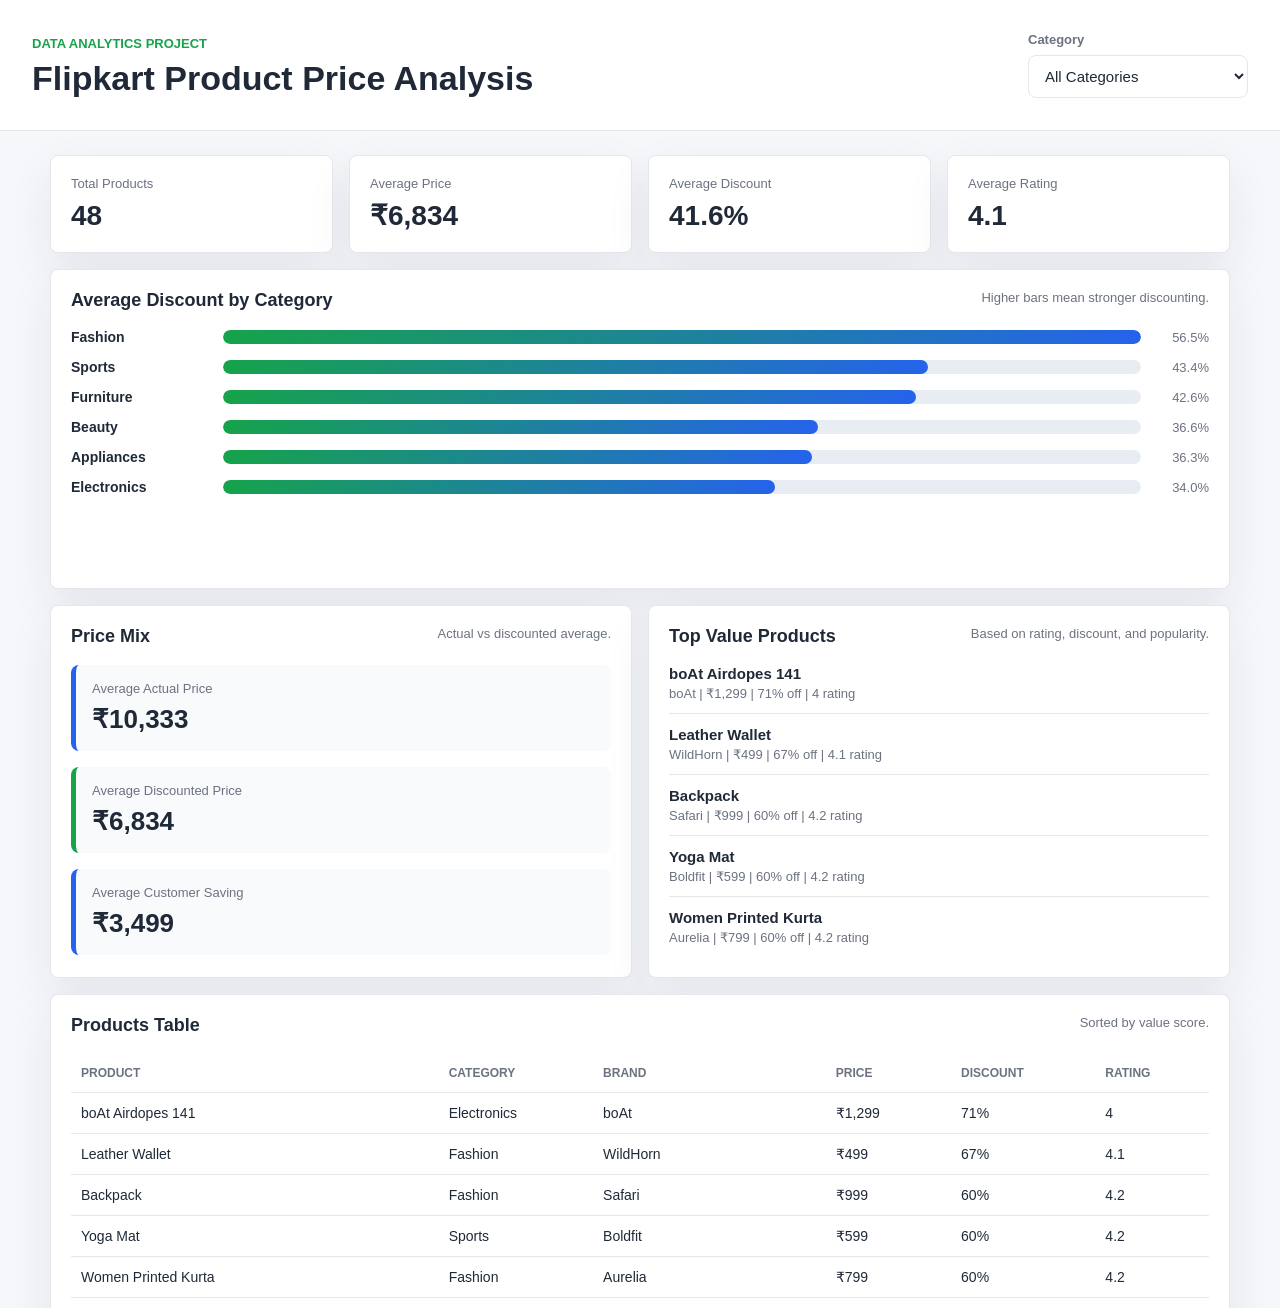
<file: index.html>
<!DOCTYPE html>
<html lang="en">
  <head>
    <meta charset="UTF-8" />
    <meta name="viewport" content="width=device-width, initial-scale=1.0" />
    <meta http-equiv="refresh" content="0; url=dashboard/" />
    <title>Flipkart Product Price Analysis</title>
  </head>
  <body>
    <p>
      Opening dashboard.
      <a href="dashboard/">Click here if it does not open automatically.</a>
    </p>
  </body>
</html>
</file>
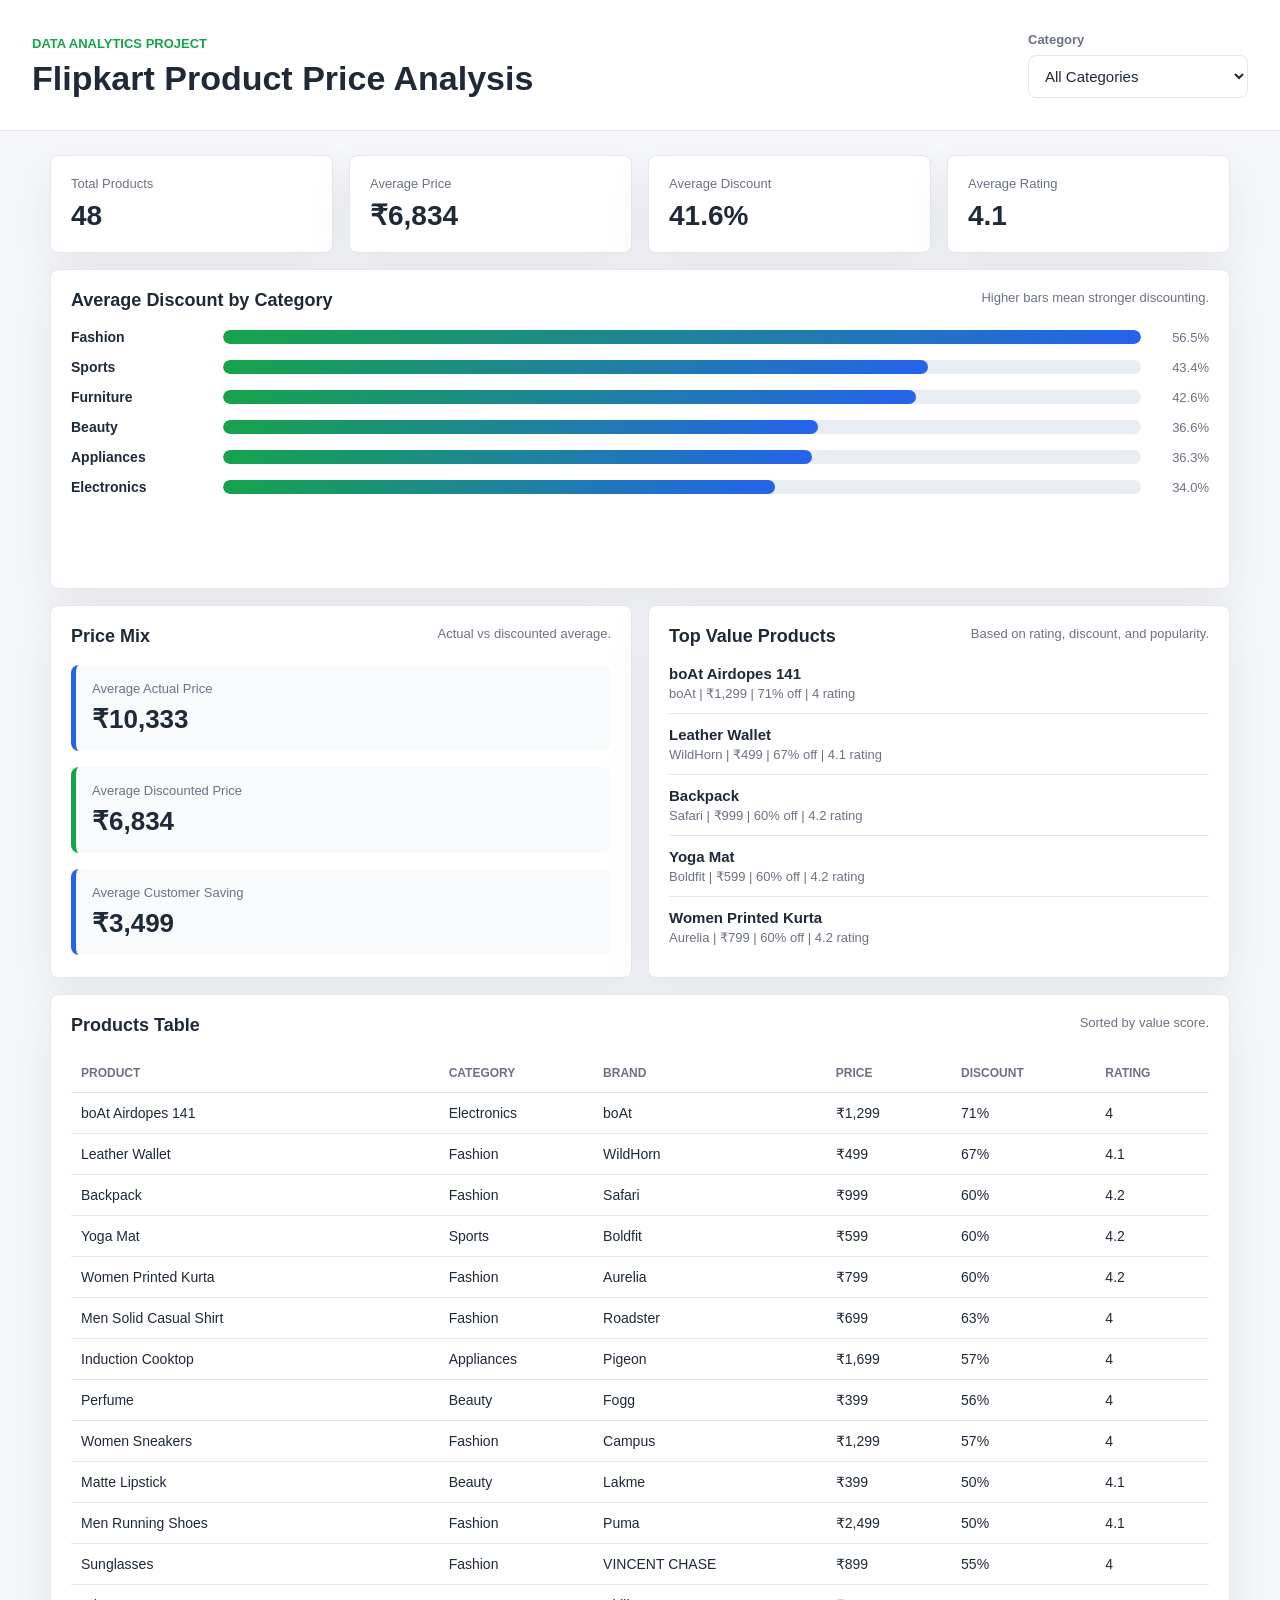
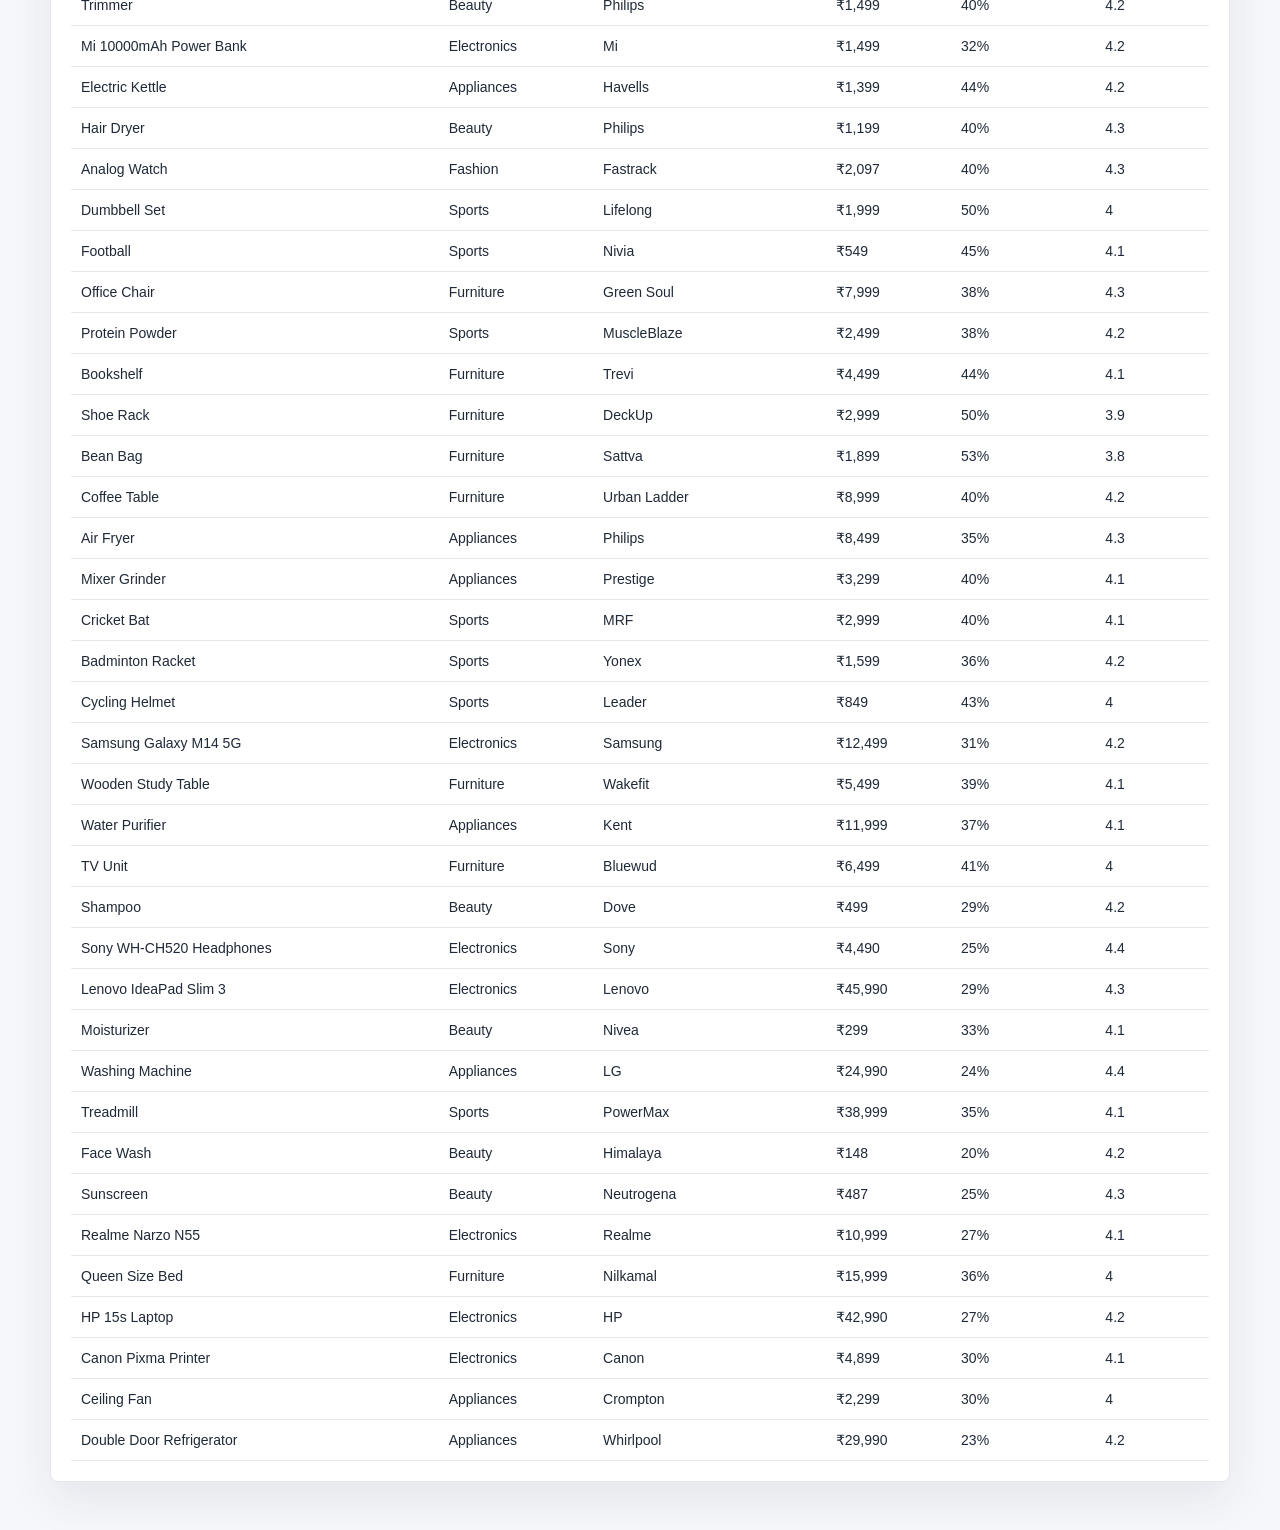
<file: dashboard/index.html>
<!DOCTYPE html>
<html lang="en">
  <head>
    <meta charset="UTF-8" />
    <meta name="viewport" content="width=device-width, initial-scale=1.0" />
    <title>Flipkart Product Price Dashboard</title>
    <link rel="stylesheet" href="styles.css" />
  </head>
  <body>
    <header class="topbar">
      <div>
        <p class="eyebrow">Data Analytics Project</p>
        <h1>Flipkart Product Price Analysis</h1>
      </div>
      <div class="control-group">
        <label for="categoryFilter">Category</label>
        <select id="categoryFilter">
          <option value="All">All Categories</option>
        </select>
      </div>
    </header>

    <main>
      <section class="kpi-grid" aria-label="Dashboard KPIs">
        <article class="kpi">
          <span>Total Products</span>
          <strong id="totalProducts">0</strong>
        </article>
        <article class="kpi">
          <span>Average Price</span>
          <strong id="avgPrice">Rs 0</strong>
        </article>
        <article class="kpi">
          <span>Average Discount</span>
          <strong id="avgDiscount">0%</strong>
        </article>
        <article class="kpi">
          <span>Average Rating</span>
          <strong id="avgRating">0.0</strong>
        </article>
      </section>

      <section class="dashboard-grid">
        <article class="panel wide">
          <div class="panel-heading">
            <h2>Average Discount by Category</h2>
            <span>Higher bars mean stronger discounting.</span>
          </div>
          <div id="discountChart" class="bar-chart"></div>
        </article>

        <article class="panel">
          <div class="panel-heading">
            <h2>Price Mix</h2>
            <span>Actual vs discounted average.</span>
          </div>
          <div id="priceMix" class="price-mix"></div>
        </article>

        <article class="panel">
          <div class="panel-heading">
            <h2>Top Value Products</h2>
            <span>Based on rating, discount, and popularity.</span>
          </div>
          <div id="valueList" class="value-list"></div>
        </article>

        <article class="panel wide">
          <div class="panel-heading">
            <h2>Products Table</h2>
            <span>Sorted by value score.</span>
          </div>
          <div class="table-wrap">
            <table>
              <thead>
                <tr>
                  <th>Product</th>
                  <th>Category</th>
                  <th>Brand</th>
                  <th>Price</th>
                  <th>Discount</th>
                  <th>Rating</th>
                </tr>
              </thead>
              <tbody id="productRows"></tbody>
            </table>
          </div>
        </article>
      </section>
    </main>

    <script src="app.js"></script>
  </body>
</html>
</file>
<file: dashboard/styles.css>
:root {
  --bg: #f6f7fb;
  --surface: #ffffff;
  --text: #1f2937;
  --muted: #6b7280;
  --line: #e5e7eb;
  --green: #16a34a;
  --blue: #2563eb;
  --amber: #d97706;
  --pink: #db2777;
  --shadow: 0 18px 45px rgba(31, 41, 55, 0.08);
}

* {
  box-sizing: border-box;
}

body {
  margin: 0;
  background: var(--bg);
  color: var(--text);
  font-family: Arial, Helvetica, sans-serif;
}

.topbar {
  display: flex;
  align-items: end;
  justify-content: space-between;
  gap: 24px;
  padding: 32px;
  background: #ffffff;
  border-bottom: 1px solid var(--line);
}

.eyebrow {
  margin: 0 0 8px;
  color: var(--green);
  font-size: 13px;
  font-weight: 700;
  text-transform: uppercase;
}

h1,
h2 {
  margin: 0;
}

h1 {
  font-size: 34px;
}

h2 {
  font-size: 18px;
}

main {
  width: min(1180px, calc(100% - 32px));
  margin: 24px auto 48px;
}

.control-group {
  display: grid;
  gap: 8px;
  min-width: 220px;
}

label {
  color: var(--muted);
  font-size: 13px;
  font-weight: 700;
}

select {
  width: 100%;
  border: 1px solid var(--line);
  border-radius: 8px;
  background: #ffffff;
  color: var(--text);
  font-size: 15px;
  padding: 11px 12px;
}

.kpi-grid {
  display: grid;
  grid-template-columns: repeat(4, minmax(0, 1fr));
  gap: 16px;
}

.kpi,
.panel {
  background: var(--surface);
  border: 1px solid var(--line);
  border-radius: 8px;
  box-shadow: var(--shadow);
}

.kpi {
  display: grid;
  gap: 8px;
  padding: 20px;
}

.kpi span,
.panel-heading span {
  color: var(--muted);
  font-size: 13px;
}

.kpi strong {
  font-size: 28px;
}

.dashboard-grid {
  display: grid;
  grid-template-columns: repeat(2, minmax(0, 1fr));
  gap: 16px;
  margin-top: 16px;
}

.panel {
  min-height: 320px;
  padding: 20px;
}

.panel.wide {
  grid-column: 1 / -1;
}

.panel-heading {
  display: flex;
  align-items: start;
  justify-content: space-between;
  gap: 16px;
  margin-bottom: 18px;
}

.bar-chart {
  display: grid;
  gap: 14px;
}

.bar-row {
  display: grid;
  grid-template-columns: 140px 1fr 56px;
  align-items: center;
  gap: 12px;
}

.bar-label {
  color: var(--text);
  font-size: 14px;
  font-weight: 700;
}

.bar-track {
  height: 14px;
  overflow: hidden;
  border-radius: 999px;
  background: #e8edf4;
}

.bar-fill {
  height: 100%;
  border-radius: 999px;
  background: linear-gradient(90deg, var(--green), var(--blue));
}

.bar-value {
  color: var(--muted);
  font-size: 13px;
  text-align: right;
}

.price-mix {
  display: grid;
  gap: 16px;
}

.price-card {
  border-left: 5px solid var(--blue);
  background: #f8fafc;
  border-radius: 8px;
  padding: 16px;
}

.price-card.discount {
  border-left-color: var(--green);
}

.price-card span {
  display: block;
  color: var(--muted);
  font-size: 13px;
  margin-bottom: 8px;
}

.price-card strong {
  font-size: 26px;
}

.value-list {
  display: grid;
  gap: 12px;
}

.value-item {
  display: grid;
  gap: 4px;
  border-bottom: 1px solid var(--line);
  padding-bottom: 12px;
}

.value-item:last-child {
  border-bottom: 0;
}

.value-item strong {
  font-size: 15px;
}

.value-item span {
  color: var(--muted);
  font-size: 13px;
}

.table-wrap {
  overflow-x: auto;
}

table {
  width: 100%;
  border-collapse: collapse;
  font-size: 14px;
}

th,
td {
  border-bottom: 1px solid var(--line);
  padding: 12px 10px;
  text-align: left;
  white-space: nowrap;
}

th {
  color: var(--muted);
  font-size: 12px;
  text-transform: uppercase;
}

@media (max-width: 850px) {
  .topbar {
    align-items: stretch;
    flex-direction: column;
    padding: 24px 16px;
  }

  h1 {
    font-size: 28px;
  }

  .kpi-grid,
  .dashboard-grid {
    grid-template-columns: 1fr;
  }

  .bar-row {
    grid-template-columns: 100px 1fr 48px;
  }
}
</file>
